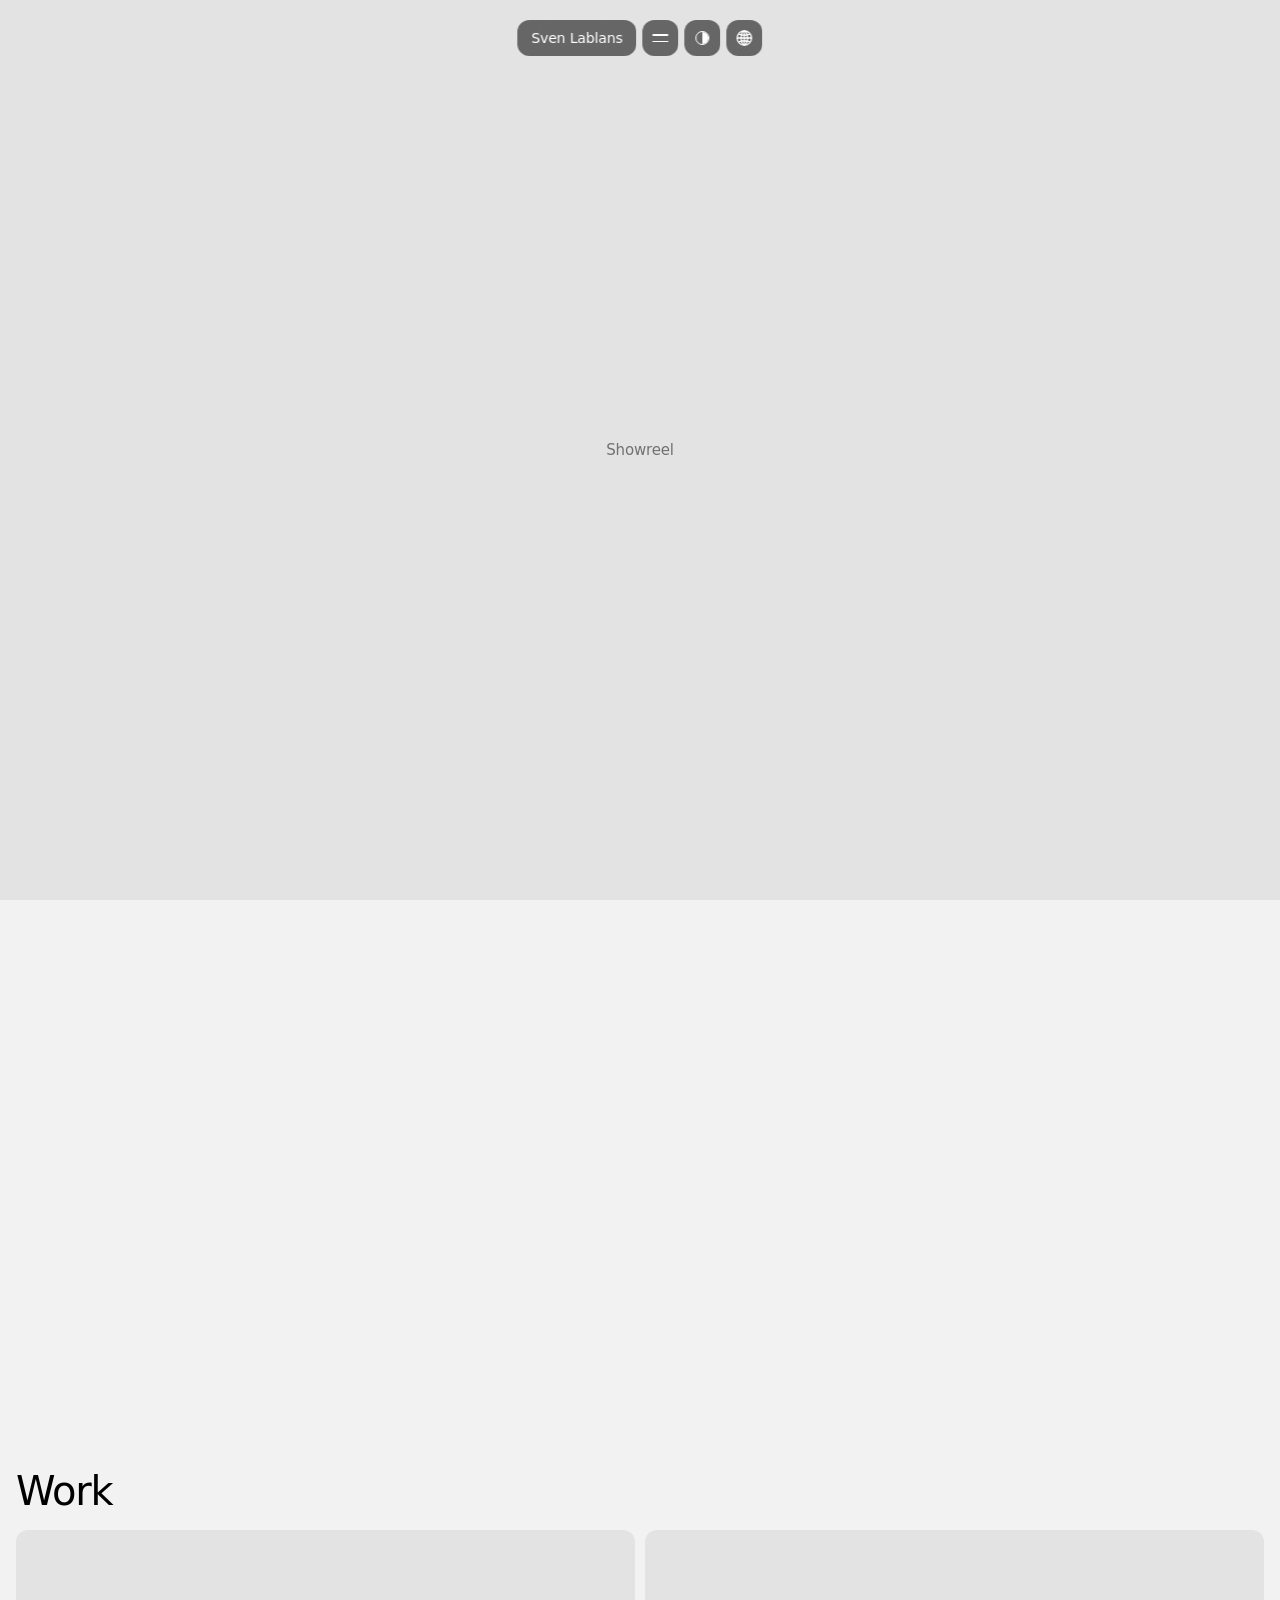
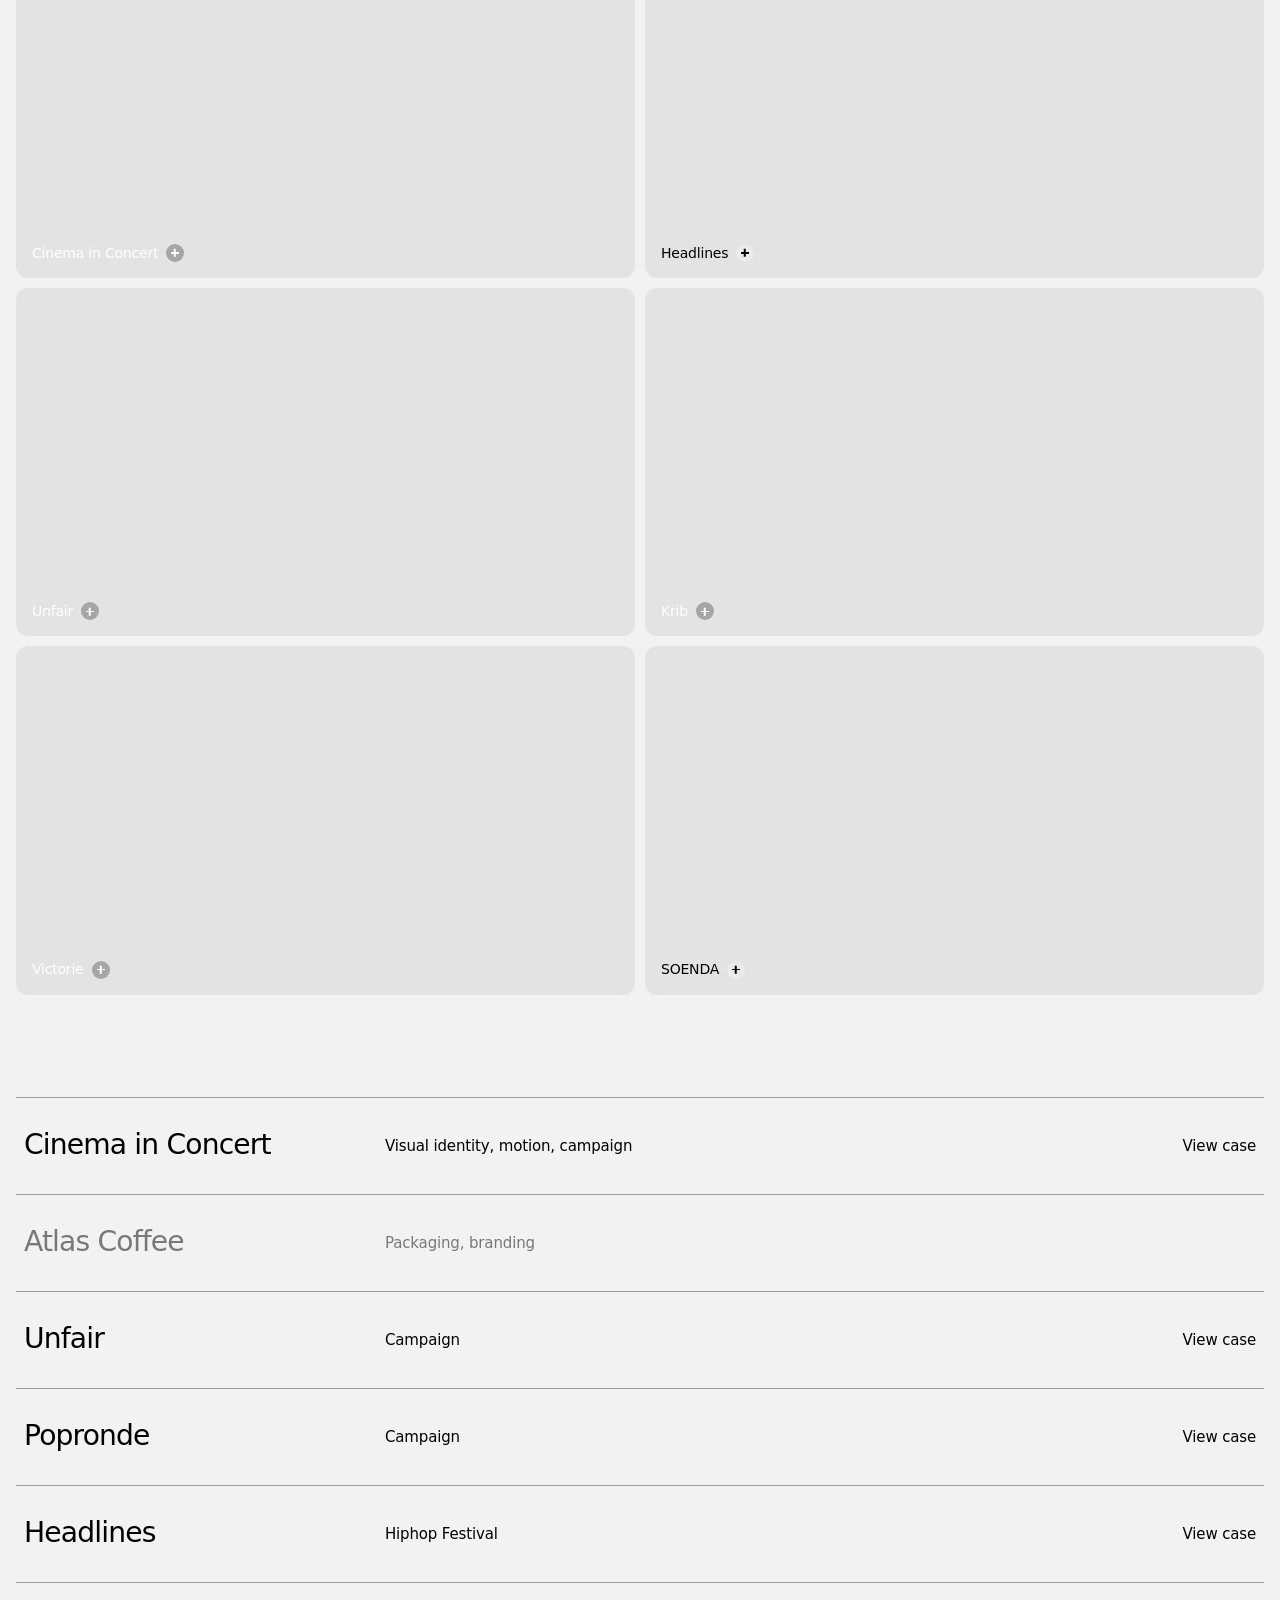
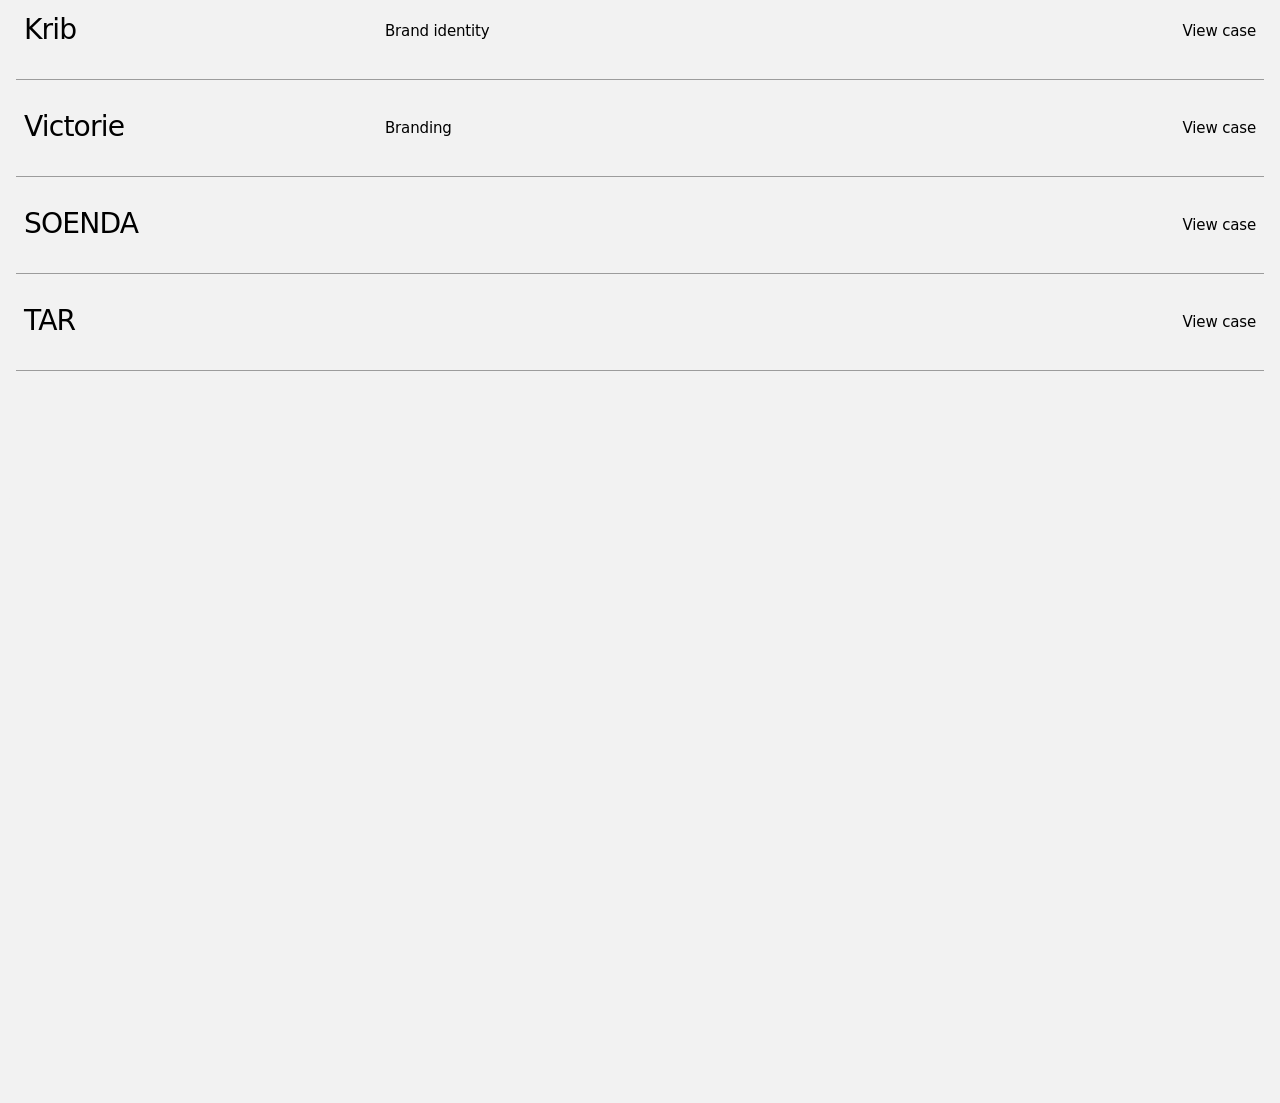
<file: index.html>
<!doctype html>
<html lang="en">
<head>
  <meta charset="utf-8">
  <meta name="viewport" content="width=device-width, initial-scale=1, viewport-fit=cover">
  <title>Sven Lablans</title>
  <link rel="preconnect" href="https://api.fontshare.com">
  <link rel="stylesheet" href="https://api.fontshare.com/v2/css?f[]=switzer@400,500,600&display=swap">
  <link rel="stylesheet" href="css/style.css">
</head>
<body data-page="home">
  <main></main>
  <script src="js/site.js"></script>
  <script src="js/projects.js"></script>
  <script src="js/main.js"></script>
</body>
</html>
</file>
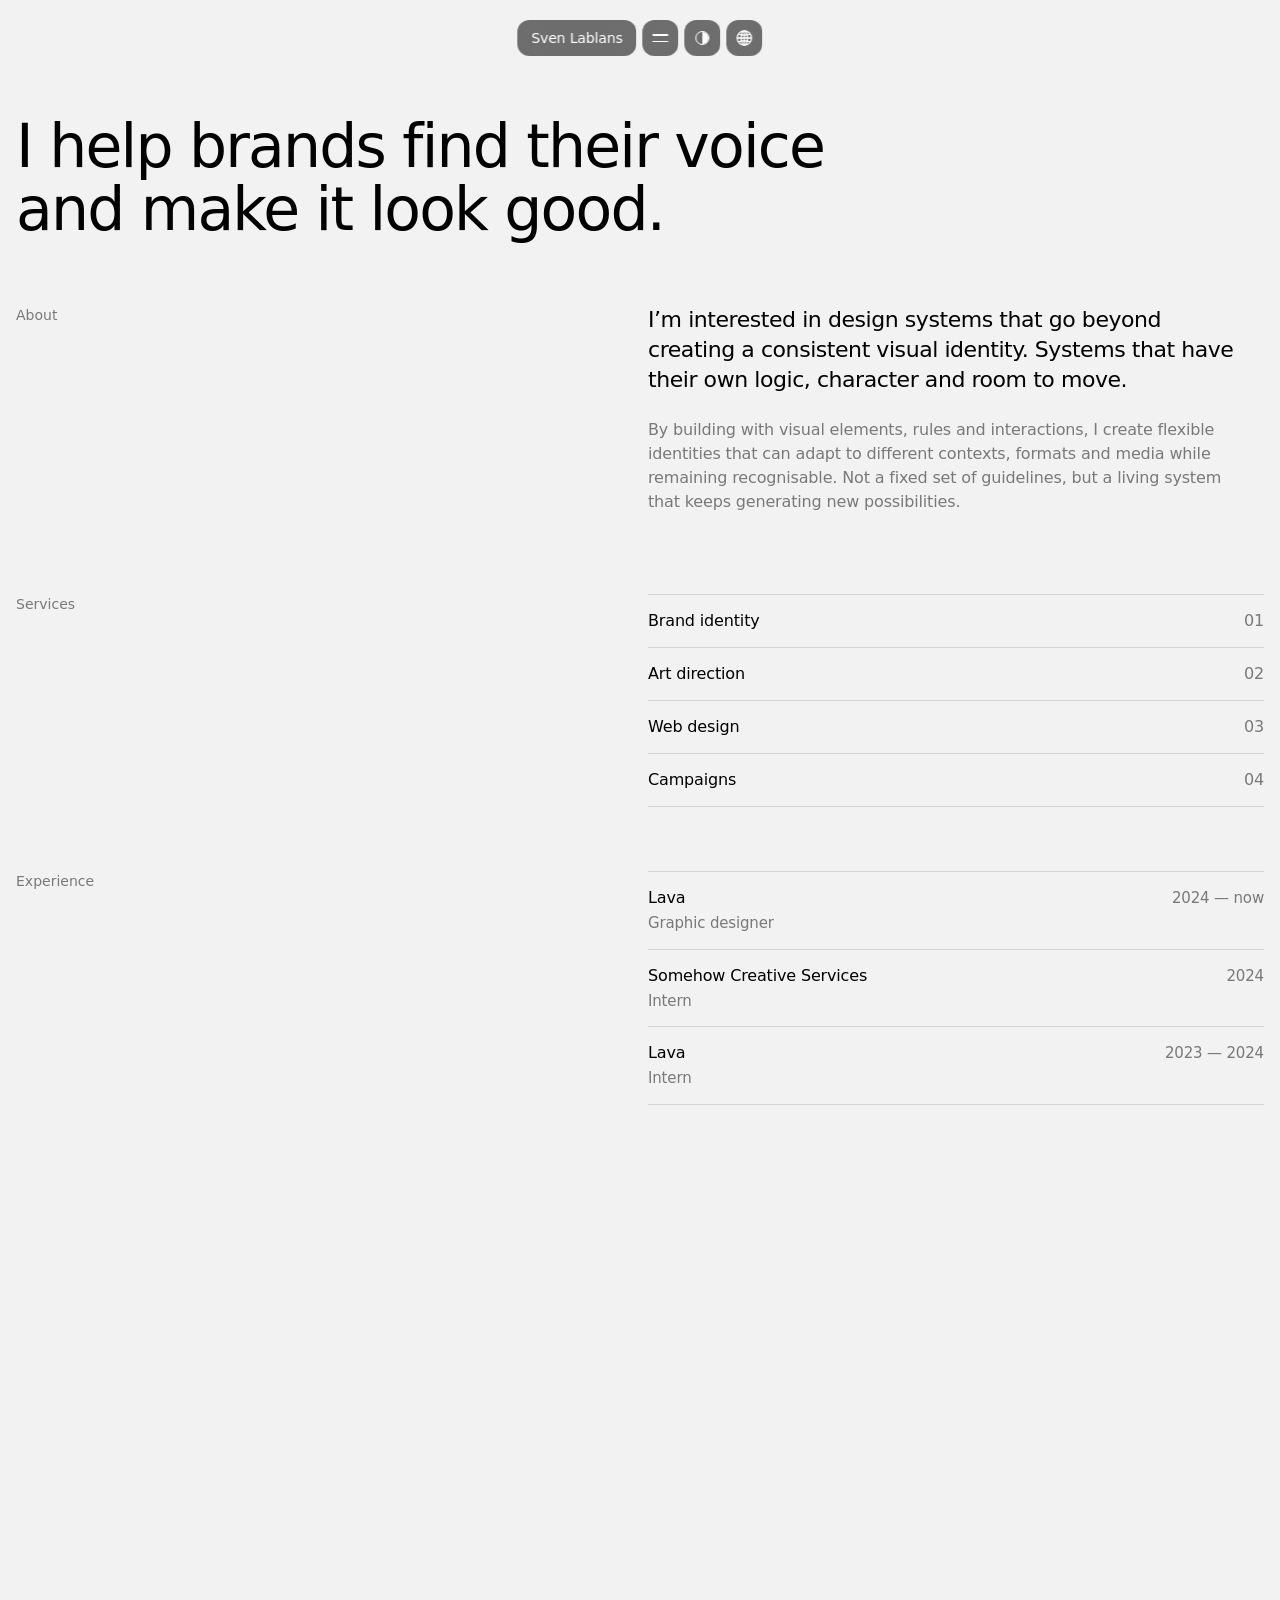
<file: about.html>
<!doctype html>
<html lang="en">
<head>
  <meta charset="utf-8">
  <meta name="viewport" content="width=device-width, initial-scale=1, viewport-fit=cover">
  <title>About</title>
  <link rel="preconnect" href="https://api.fontshare.com">
  <link rel="stylesheet" href="https://api.fontshare.com/v2/css?f[]=switzer@400,500,600&display=swap">
  <link rel="stylesheet" href="css/style.css">
</head>
<body data-page="about">
  <main></main>
  <script src="js/site.js"></script>
  <script src="js/projects.js"></script>
  <script src="js/main.js"></script>
</body>
</html>
</file>
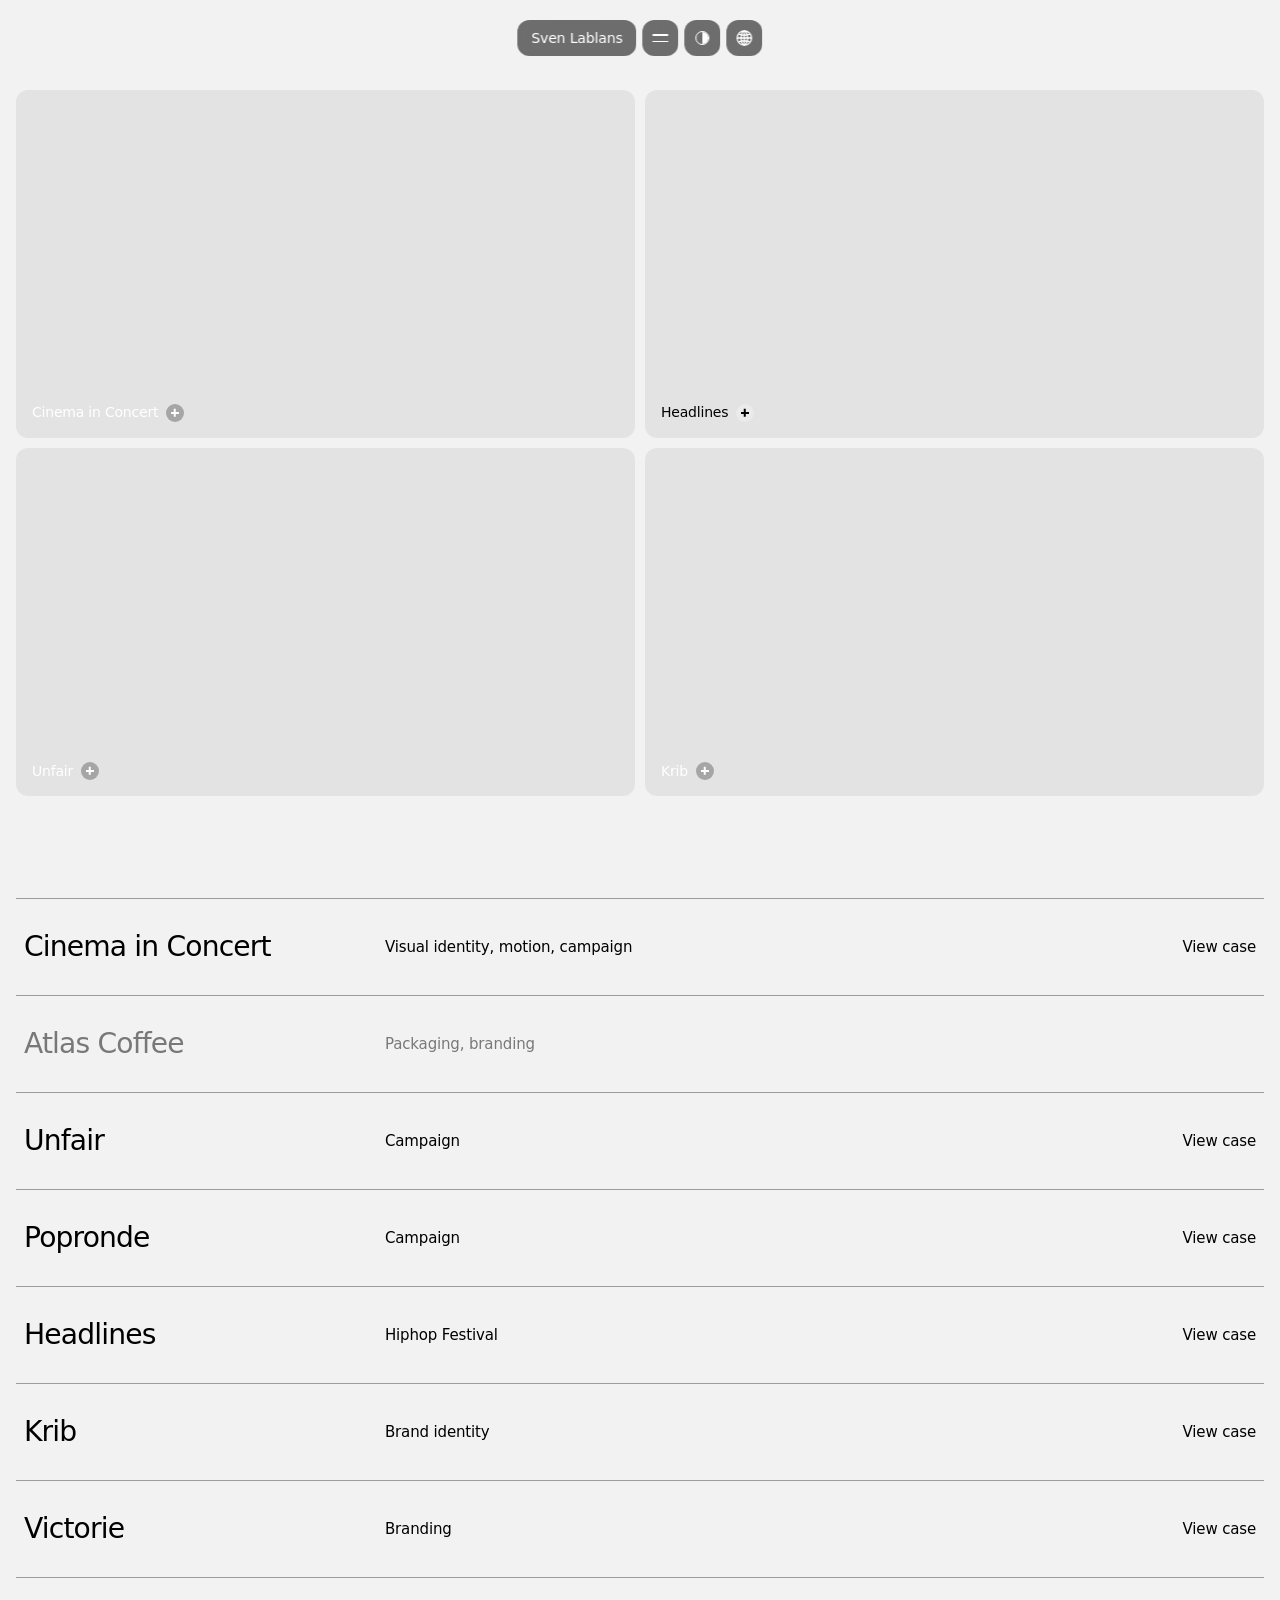
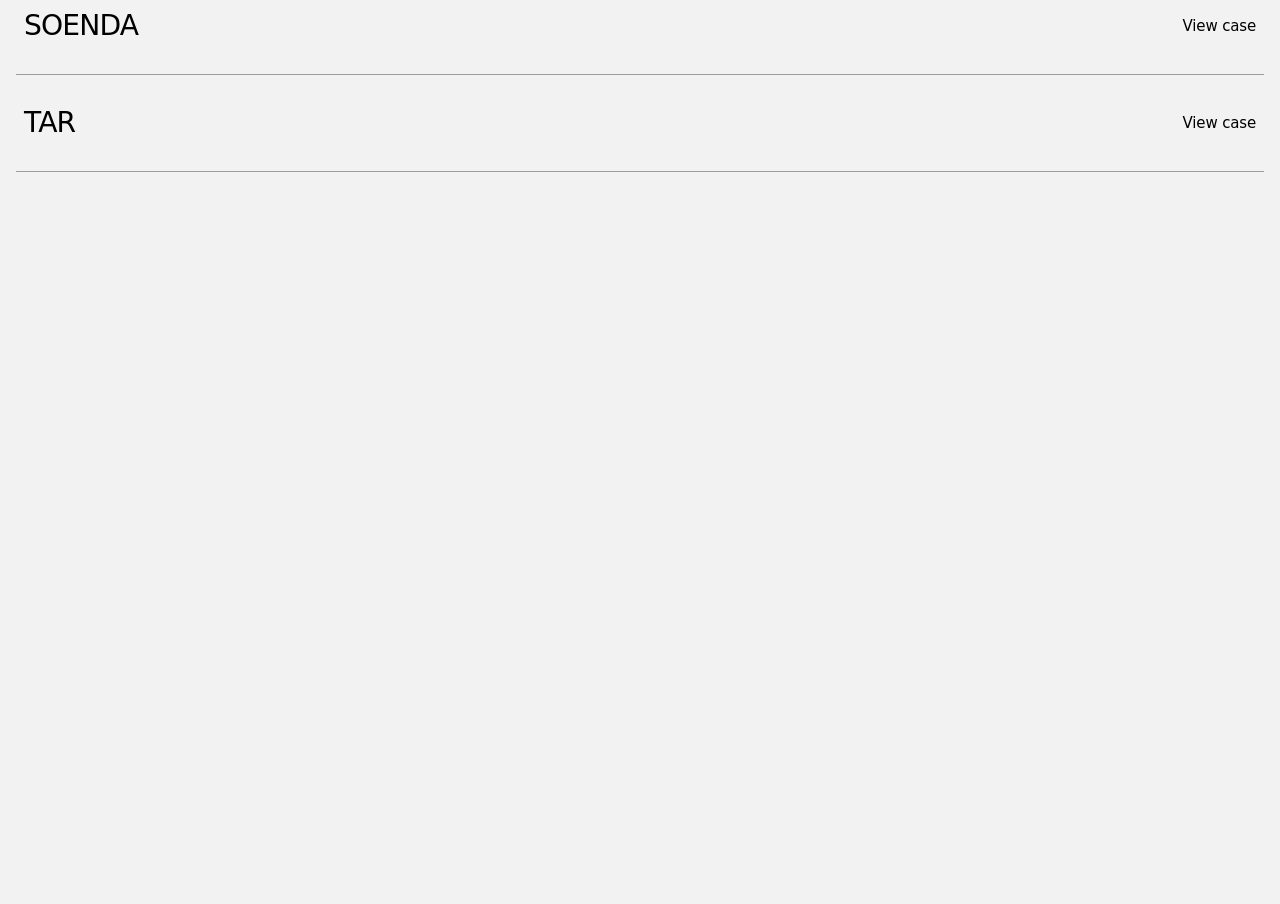
<file: cases.html>
<!doctype html>
<html lang="en">
<head>
  <meta charset="utf-8">
  <meta name="viewport" content="width=device-width, initial-scale=1, viewport-fit=cover">
  <title>Cases</title>
  <link rel="preconnect" href="https://api.fontshare.com">
  <link rel="stylesheet" href="https://api.fontshare.com/v2/css?f[]=switzer@400,500,600&display=swap">
  <link rel="stylesheet" href="css/style.css">
</head>
<body data-page="cases">
  <main></main>
  <script src="js/site.js"></script>
  <script src="js/projects.js"></script>
  <script src="js/main.js"></script>
</body>
</html>
</file>
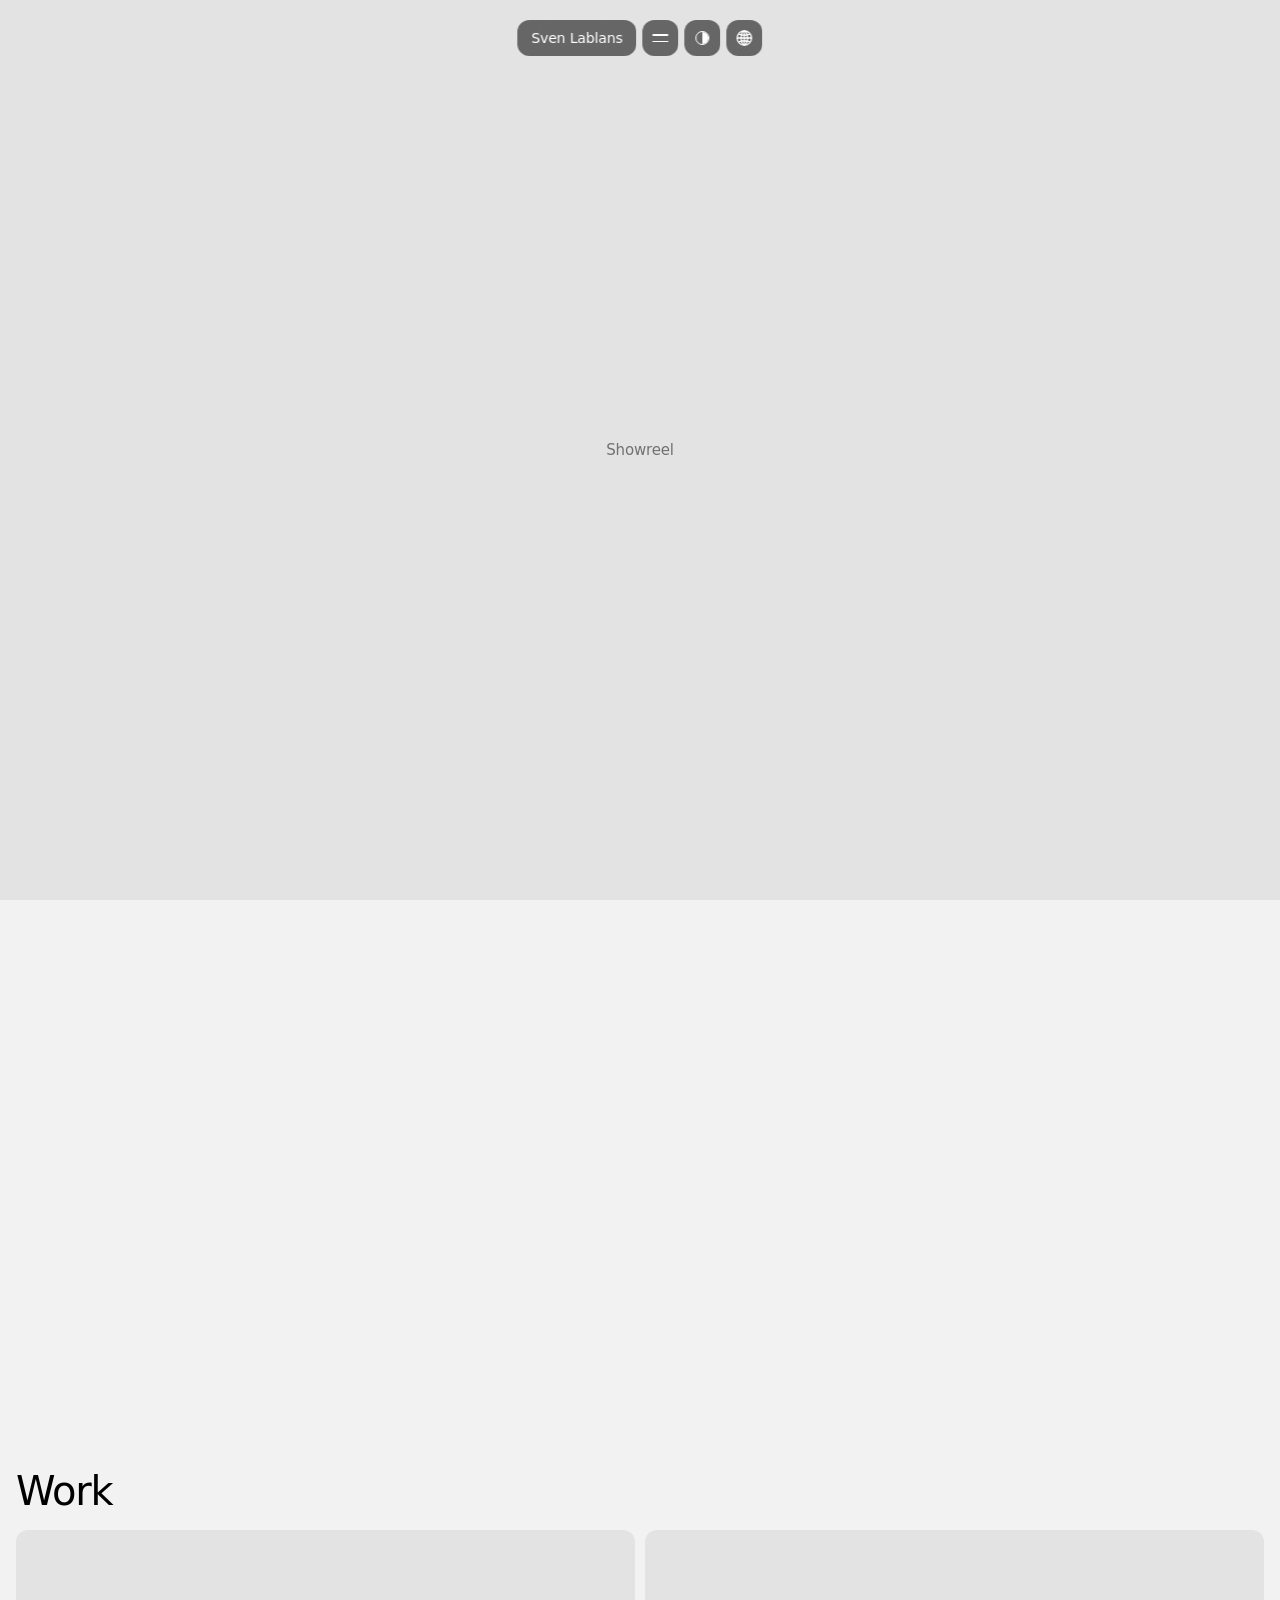
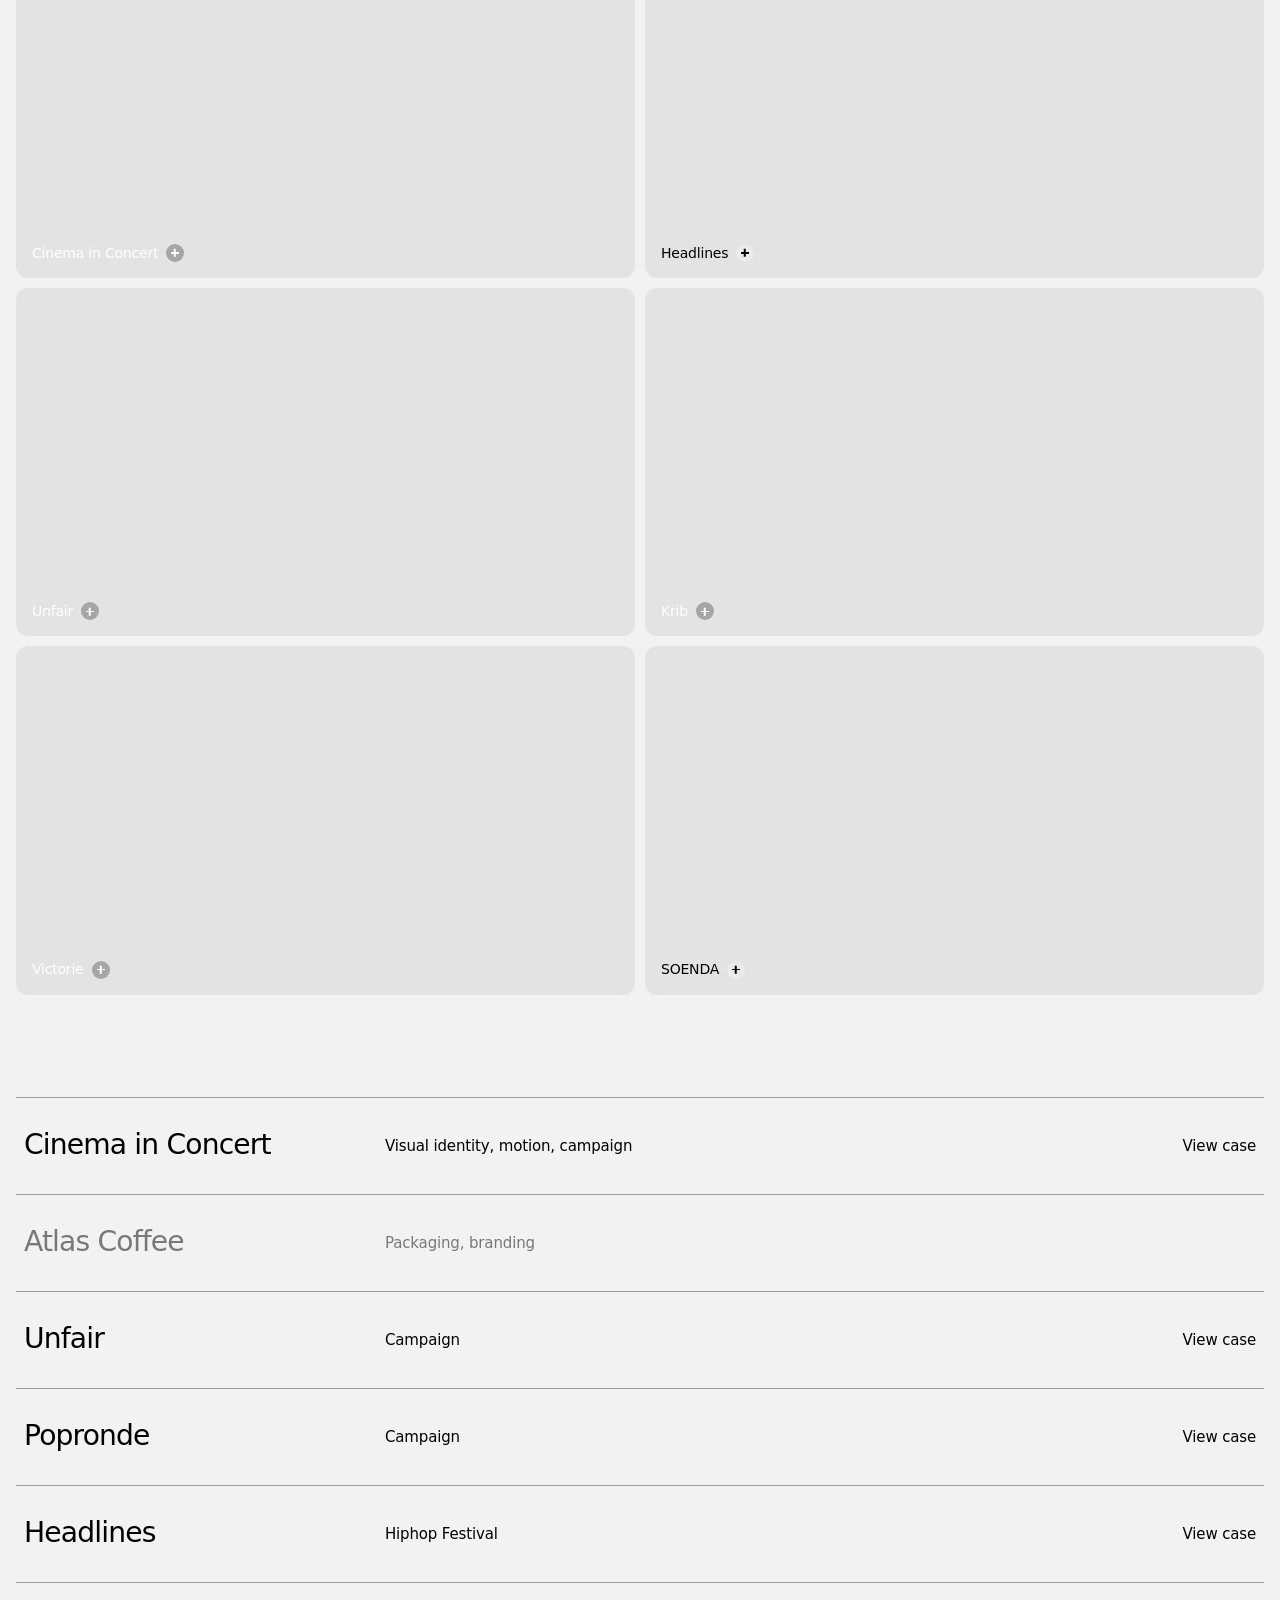
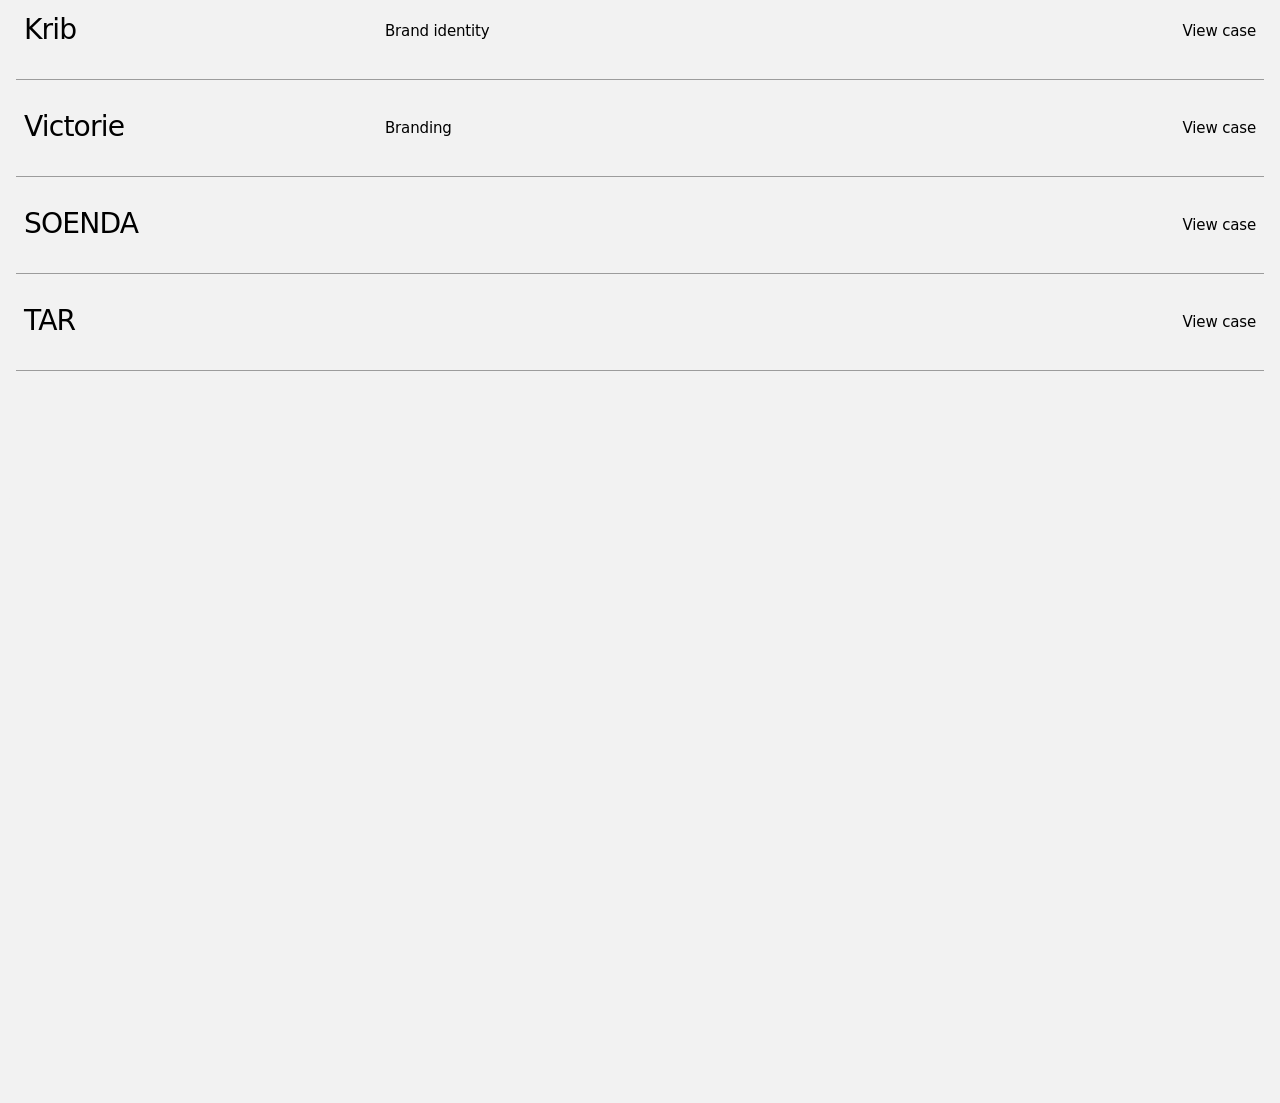
<file: contact.html>
<!doctype html>
<html lang="en">
<head>
  <meta charset="utf-8">
  <title>Contact</title>
  <meta http-equiv="refresh" content="0; url=index.html#contact">
  <link rel="canonical" href="index.html#contact">
  <script>location.replace("index.html#contact");</script>
</head>
<body><a href="index.html#contact">Contact</a></body>
</html>
</file>
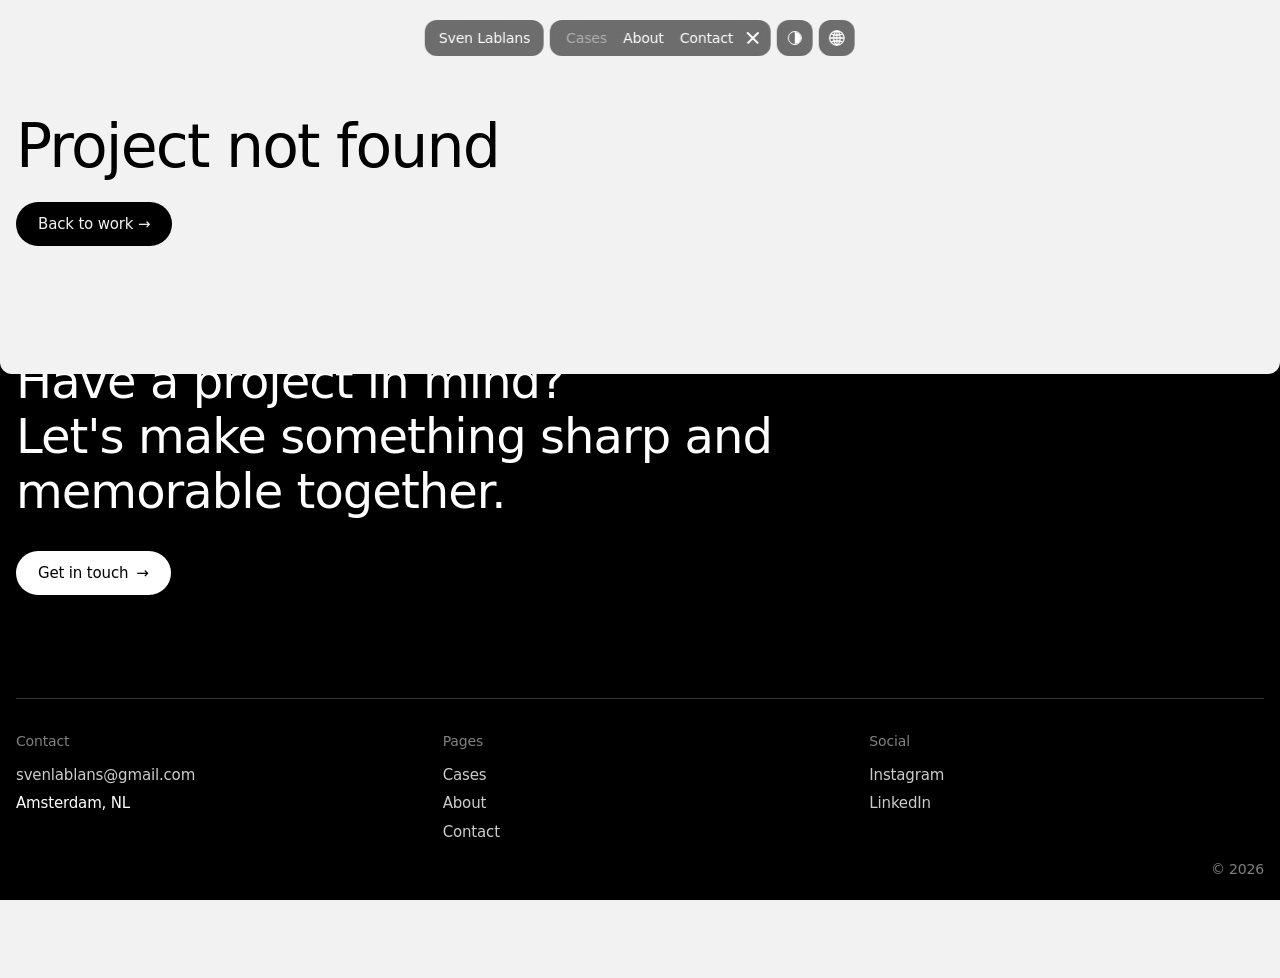
<file: project.html>
<!doctype html>
<html lang="en">
<head>
  <meta charset="utf-8">
  <meta name="viewport" content="width=device-width, initial-scale=1, viewport-fit=cover">
  <title>Project</title>
  <link rel="preconnect" href="https://api.fontshare.com">
  <link rel="stylesheet" href="https://api.fontshare.com/v2/css?f[]=switzer@400,500,600&display=swap">
  <link rel="stylesheet" href="css/style.css">
</head>
<body data-page="project">
  <main></main>
  <script src="js/site.js"></script>
  <script src="js/projects.js"></script>
  <script src="js/main.js"></script>
</body>
</html>
</file>
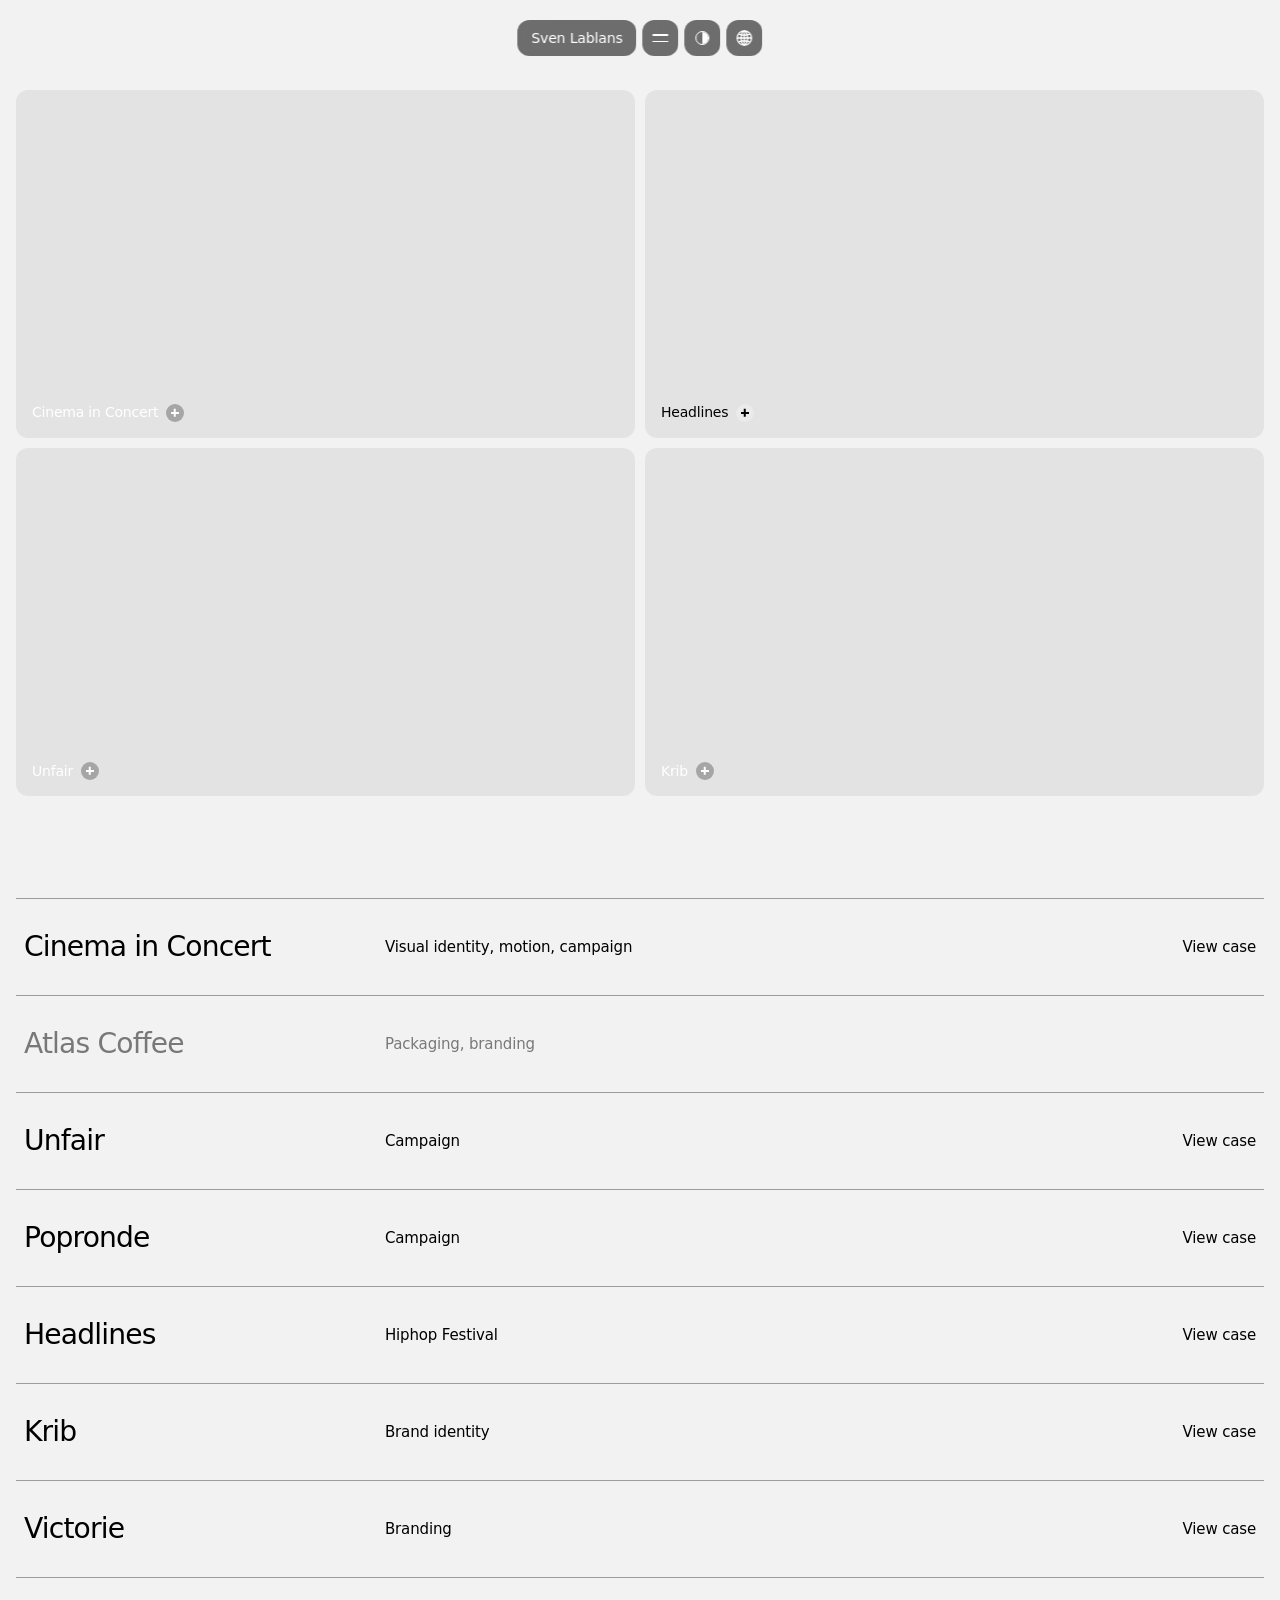
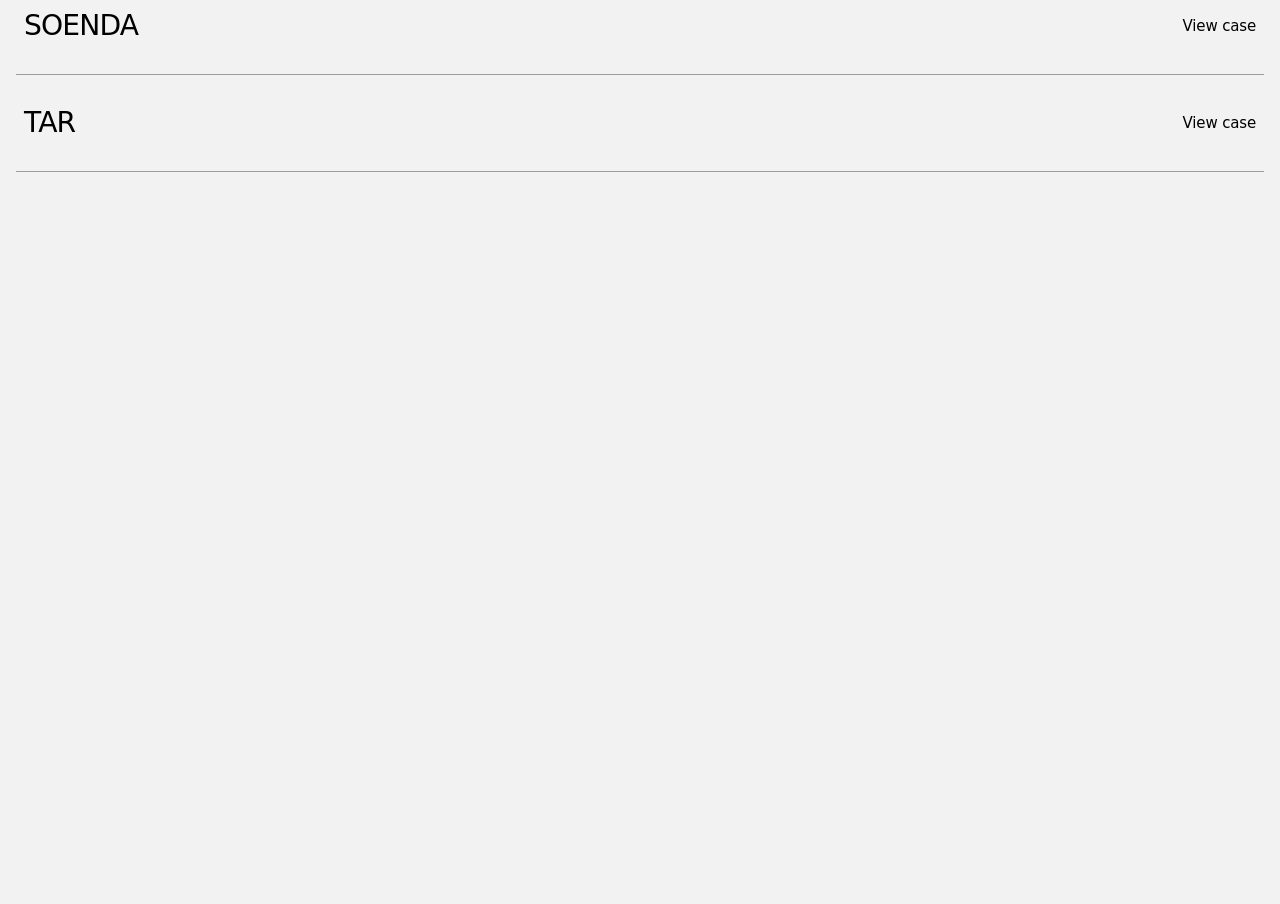
<file: work.html>
<!doctype html>
<html lang="en">
<head>
  <meta charset="utf-8">
  <title>Cases</title>
  <meta http-equiv="refresh" content="0; url=cases.html">
  <link rel="canonical" href="cases.html">
  <script>location.replace("cases.html" + location.hash);</script>
</head>
<body><a href="cases.html">Cases</a></body>
</html>
</file>
<file: css/style.css>
/* ===== Tokens ===== */
:root {
  --bg: #f2f2f2;
  --fg: #000000;
  --muted: rgba(0, 0, 0, 0.5);
  --line: rgba(0, 0, 0, 0.12);
  --soft: #e3e3e3;
  --font: "Switzer", "Inter", system-ui, -apple-system, sans-serif;
  --gutter: 16px;   /* space at the screen edges */
  --gap: 10px;      /* space between images */
  --max: 1920px;
  --ease: cubic-bezier(0.22, 1, 0.36, 1);
}

*, *::before, *::after { box-sizing: border-box; }
html { -webkit-text-size-adjust: 100%; }
body {
  margin: 0;
  background: var(--bg);
  color: var(--fg);
  font-family: var(--font);
  font-size: 16px;
  line-height: 1.5;
  letter-spacing: -0.01em;
  -webkit-font-smoothing: antialiased;
}
img { display: block; max-width: 100%; }
a { color: inherit; text-decoration: none; }
h1, h2, h3, p { margin: 0; }
h1, h2, h3 { font-weight: 500; letter-spacing: -0.03em; line-height: 1.05; }
h1 { font-size: clamp(38px, 5vw, 60px); }
h2 { font-size: clamp(28px, 3.4vw, 40px); }
h3 { font-size: 18px; letter-spacing: -0.02em; }
.lead { font-size: clamp(18px, 1.8vw, 22px); line-height: 1.35; letter-spacing: -0.02em; }
.muted { color: var(--muted); }
.label { font-size: 14px; font-weight: 500; letter-spacing: 0; color: var(--muted); margin-bottom: 12px; }

.container { width: 100%; max-width: var(--max); margin: 0 auto; padding: 0 var(--gutter); }
.section { padding-top: clamp(64px, 9vw, 140px); }

/* ===== Buttons & links ===== */
.btn {
  display: inline-flex; align-items: center; gap: 8px;
  height: 44px; padding: 0 22px;
  background: var(--fg); color: var(--bg);
  border-radius: 200px; font-size: 15px; font-weight: 500;
  transition: opacity 0.2s;
}
.btn:hover { opacity: 0.8; }
.btn span { transition: transform 0.3s var(--ease); }
.btn:hover span { transform: translateX(3px); }
.link { position: relative; font-size: 15px; font-weight: 500; }
.link::after {
  content: ""; position: absolute; left: 0; right: 0; bottom: -2px; height: 1px;
  background: currentColor; transform: scaleX(0); transform-origin: right; transition: transform 0.4s var(--ease);
}
.link:hover::after { transform: scaleX(1); transform-origin: left; }

/* ===== Floating glass menu (replaces the header bar) ===== */
.site-header { position: fixed; top: 20px; left: 50%; transform: translateX(-50%); z-index: 100; }
.fmenu {
  display: flex; flex-direction: row-reverse; align-items: center; /* button on the right, items open out to the left */
}
/* name and menu are two separate glass pills next to each other */
.fmenu-wrap { display: flex; align-items: flex-start; gap: 6px; }
.glass {
  color: #fff; border-radius: var(--card-radius); overflow: hidden;
  background: rgba(0, 0, 0, 0.55); -webkit-backdrop-filter: blur(14px); backdrop-filter: blur(14px); /* darker than the card plus so white text stays readable on the white page */
}
.fmenu-toggle {
  display: flex; align-items: center; justify-content: center; flex-shrink: 0; width: 36px; height: 36px;
  padding: 0; border: 0; background: none; color: inherit; cursor: pointer;
}
/* your name, left of the menu items (same small size) */
.fmenu-name { padding: 0 14px; font-size: 14px; font-weight: 500; letter-spacing: -0.01em; line-height: 36px; white-space: nowrap; transition: opacity 0.2s; }
.fmenu-name:hover { opacity: var(--hover-opacity, 0.4); }
/* menu icon: two lines that turn into a cross when open */
.burger { position: relative; width: 16px; height: 8px; }
.burger::before, .burger::after {
  content: ""; position: absolute; left: 0; width: 100%; height: 1.5px; background: #fff; border-radius: 1px;
  transition: transform 0.5s var(--ease), top 0.5s var(--ease);
}
.burger::before { top: 0; }
.burger::after { top: calc(100% - 1.5px); }
.fmenu-toggle:hover .burger::before { transform: translateY(-1px); }
.fmenu-toggle:hover .burger::after { transform: translateY(1px); }
.site-header.open .burger::before { top: calc(50% - 0.75px); transform: rotate(45deg); }
.site-header.open .burger::after { top: calc(50% - 0.75px); transform: rotate(-45deg); }
/* folds open sideways: width animates from 0 to auto via grid columns; the menu stays centred, so it grows to both sides */
.fmenu-list { display: grid; grid-template-columns: 0fr; transition: grid-template-columns 0.6s var(--ease); }
.site-header.open .fmenu-list { grid-template-columns: 1fr; }
.fmenu-inner { overflow: hidden; display: flex; align-items: center; gap: 16px; white-space: nowrap; min-width: 0; }
.fmenu-inner a {
  font-size: 14px; font-weight: 500; letter-spacing: -0.01em; line-height: 36px;
  opacity: 0; transform: translateX(8px);
  transition: opacity 0.4s var(--ease), transform 0.5s var(--ease);
}
.fmenu-inner a:first-child { margin-left: 16px; }
.fmenu-inner a:last-child { margin-right: 2px; }
.site-header.open .fmenu-inner a { opacity: 1; transform: none; transition-delay: calc(0.12s + var(--i) * 0.05s); }
.fmenu-inner a:hover, .site-header.open .fmenu-inner a:hover { opacity: var(--hover-opacity, 0.4); transition-delay: 0s; }
/* the page you're on is shown in grey */
.site-header.open .fmenu-inner a.active { opacity: 0.45; }

/* ===== Hero ===== */
.hero { padding-top: clamp(64px, 12vw, 180px); padding-bottom: clamp(48px, 7vw, 100px); }
.hero h1 { max-width: 900px; }
.hero-bottom { display: flex; justify-content: space-between; align-items: flex-end; gap: 32px; margin-top: 40px; flex-wrap: wrap; }
.hero-bottom .lead { max-width: 542px; color: var(--muted); }

/* ===== Section head ===== */
.section-head { display: flex; justify-content: space-between; align-items: baseline; gap: 16px; margin-bottom: 32px; }
.count { color: var(--muted); font-size: 0.5em; vertical-align: super; margin-left: 4px; }

/* ===== Project grid ===== */
.grid { display: grid; grid-template-columns: repeat(2, 1fr); gap: 22px var(--gap); }
@media (max-width: 760px) { .grid { grid-template-columns: 1fr; gap: 22px; } }
.card { display: block; }
.card-media { aspect-ratio: 16 / 9; overflow: hidden; background: var(--soft); }
.card-media img, .card-media .img-placeholder {
  width: 100%; height: 100%; object-fit: cover;
  transition: transform 0.9s var(--ease);
}
.card:hover .card-media img, .card:hover .card-media .img-placeholder { transform: scale(1.04); }
.card-meta { display: flex; justify-content: space-between; align-items: baseline; gap: 16px; margin-top: 8px; }
.card-meta h3 { font-size: 14px; font-weight: 500; letter-spacing: -0.01em; }
.card-meta .muted { font-size: 13px; text-align: right; }

.img-placeholder {
  display: flex; align-items: center; justify-content: center;
  background: var(--soft); color: var(--muted); font-size: 15px;
}

/* ===== Project page ===== */
.project-hero {
  display: grid; grid-template-columns: repeat(3, 1fr); gap: 32px var(--gutter); align-items: end;
  padding-top: clamp(64px, 9vw, 120px); padding-bottom: clamp(32px, 4vw, 48px);
}
.project-title { grid-column: 1 / 3; }
.project-title h1, .project-tagline { font-size: clamp(38px, 4.2vw, 60px); font-weight: 500; letter-spacing: -0.035em; line-height: 1.02; }
.project-tagline { color: var(--faint); }
.project-meta { grid-column: 3; margin: 0; font-size: 15px; line-height: 1.5; }
.project-meta div { display: flex; gap: 6px; }
.project-meta dt { color: var(--muted); }
.project-meta dd { margin: 0; }
.project-cover { aspect-ratio: 16 / 9; overflow: hidden; background: var(--soft); }
.project-cover img, .project-cover .img-placeholder { width: 100%; height: 100%; object-fit: cover; }

.statement { padding-top: clamp(72px, 10vw, 160px); padding-bottom: clamp(72px, 10vw, 160px); }
.statement-text { max-width: 1100px; font-size: clamp(28px, 3.6vw, 52px); font-weight: 500; letter-spacing: -0.035em; line-height: 1.08; }
.statement-text.words span { opacity: 0.12; transition: opacity 0.6s var(--ease); transition-delay: calc(var(--w) * 45ms); }
.statement.in .statement-text.words span { opacity: 1; }

.media-grid { display: grid; grid-template-columns: 1fr 1fr; gap: var(--gap); }
.media { overflow: hidden; background: var(--soft); }
.media.half { aspect-ratio: 3 / 4; }
.media.full { grid-column: 1 / -1; aspect-ratio: 16 / 9; }
.media img, .media .img-placeholder { width: 100%; height: 100%; object-fit: cover; }

.project-details { display: grid; grid-template-columns: repeat(3, 1fr); gap: var(--gutter); padding-top: clamp(48px, 6vw, 80px); }
.details-col { grid-column: 3; font-size: 15px; line-height: 1.45; }
.details-label { font-size: 14px; font-weight: 500; letter-spacing: 0; color: var(--muted); margin-bottom: 8px; }
.details-col .para p { margin-bottom: 16px; }
.credits-label { margin-top: 40px; }
.credits { margin: 0; }
.credits div { display: flex; flex-wrap: wrap; gap: 0; padding: 1px 0; }
.credits dt { color: var(--muted); }
.credits .colon { color: var(--muted); margin-right: 5px; }
.credits dd { margin: 0; }

.grid-3 { grid-template-columns: repeat(3, 1fr); gap: 22px var(--gap); }

@media (max-width: 1000px) {
  .project-hero { grid-template-columns: 1fr; }
  .project-title, .project-meta { grid-column: 1; }
  .project-details { grid-template-columns: 1fr 1fr; }
  .details-col { grid-column: 2; }
  .grid-3 { grid-template-columns: 1fr 1fr; }
}
@media (max-width: 760px) {
  .media-grid { grid-template-columns: 1fr; }
  .project-details { grid-template-columns: 1fr; }
  .details-col { grid-column: 1; }
  .grid-3 { grid-template-columns: 1fr; }
}

/* ===== Text pages ===== */
.page-head { padding-top: clamp(56px, 9vw, 140px); }
.page-head h1 { max-width: 900px; }
.two-col { display: grid; grid-template-columns: 1fr 1fr; gap: 40px var(--gutter); padding-top: 64px; }
@media (max-width: 760px) { .two-col { grid-template-columns: 1fr; } }
.two-col p { margin-bottom: 16px; max-width: 600px; }
.list { list-style: none; margin: 0; padding: 0; }
.list li { display: flex; justify-content: space-between; gap: 16px; padding: 14px 0; border-bottom: 1px solid var(--line); }
.list li:first-child { border-top: 1px solid var(--line); }
.big-link { font-size: clamp(28px, 4vw, 52px); font-weight: 500; letter-spacing: -0.03em; word-break: break-word; }

/* ===== Footer ===== */
.site-footer { overflow: clip; background: var(--footer-bg); color: var(--footer-fg); padding: clamp(40px, 4.5vw, 64px) 0 20px; }
.cta { display: flex; flex-direction: column; align-items: flex-start; gap: 32px; max-width: 900px; }
.cta-text { font-size: clamp(28px, 4vw, 48px); font-weight: 500; letter-spacing: -0.03em; line-height: 1.1; }
.site-footer .btn { background: var(--footer-fg); color: var(--footer-bg); }
.footer-grid { display: grid; grid-template-columns: repeat(3, 1fr); gap: 32px; margin-top: clamp(64px, 8vw, 120px); padding-top: 32px; border-top: 1px solid rgba(255, 255, 255, 0.2); }
@media (max-width: 640px) { .footer-grid { grid-template-columns: 1fr 1fr; } }
.footer-grid > div { display: flex; flex-direction: column; gap: 6px; font-size: 15px; }
.footer-grid a { opacity: 0.8; transition: opacity 0.2s; width: fit-content; }
.footer-grid a:hover { opacity: 1; }
.footer-label { color: rgba(255, 255, 255, 0.5); font-size: 14px; margin-bottom: 6px; }
.footer-bottom { display: flex; flex-wrap: wrap; justify-content: space-between; align-items: flex-end; gap: 16px; margin-top: 16px; font-size: 14px; color: rgba(255, 255, 255, 0.5); }
.footer-bottom > span:last-child { white-space: nowrap; margin-left: auto; }
.footer-name { font-size: clamp(48px, 9.5vw, 150px); font-weight: 600; letter-spacing: -0.05em; line-height: 0.9; color: var(--bg); }

/* ===== Case list (homepage, under the images) ===== */
.case-section { padding-top: clamp(64px, 8vw, 120px); }
.case-list { list-style: none; margin: 0; padding: 0; border-bottom: 1px solid var(--line); }
.case { border-top: 1px solid var(--line); }
.case-row {
  display: grid; grid-template-columns: 28% 1fr auto; align-items: center; gap: var(--gutter);
  min-height: 96px; padding: 20px 8px;
}
.case-name { font-size: clamp(22px, 2.2vw, 32px); font-weight: 500; letter-spacing: -0.03em; line-height: 1.1; }
.case-services { font-size: 15px; font-weight: 500; letter-spacing: -0.01em; }
.case-action { font-size: 15px; font-weight: 500; justify-self: end; white-space: nowrap; }
.case.is-muted { color: var(--muted); }
@media (max-width: 760px) {
  .case-row { grid-template-columns: 1fr auto; row-gap: 4px; min-height: 0; padding: 18px 0; }
  .case-services { grid-row: 2; grid-column: 1 / -1; }
  .case-end { grid-row: 1; grid-column: 2; }
}

/* ===== Reveal animation ===== */
/* Elements fade in one after another; js/main.js sets each one's delay (--reveal-step). */
:root { --reveal-ease: cubic-bezier(0.06, 0.82, 0, 1); --reveal-time: 1.2s; }
.reveal {
  opacity: 0; transform: translateY(32px);
  transition: opacity var(--reveal-time) var(--reveal-ease), transform var(--reveal-time) var(--reveal-ease);
}
.reveal.in { opacity: 1; transform: none; }
.reveal.done { will-change: auto; }@media (prefers-reduced-motion: reduce) {
  .reveal { opacity: 1; transform: none; transition: none; }
  * { transition-duration: 0s !important; transition-delay: 0s !important; }
}

/* ===== Extra page bits ===== */
.about-image { margin-top: 64px; }
.about-image img, .about-image .img-placeholder { width: 100%; aspect-ratio: 16 / 9; object-fit: cover; }
.about-body, .contact-text { margin-top: 24px; }

/* ===== Rounded image corners ===== */
:root { --radius: 6px; }
.card-media, .project-cover, .media, .about-image img, .about-image .img-placeholder, .img-placeholder {
  border-radius: var(--radius);
  overflow: hidden;
}

/* ===== Homepage (starts directly with the work) ===== */
.home-work { padding-top: clamp(48px, 7vw, 96px); }

/* ===== Videos behave like images ===== */
video { display: block; max-width: 100%; }
.card-media video, .project-cover video, .media video, .about-image video {
  width: 100%; height: 100%; object-fit: cover; transition: transform 0.9s var(--ease);
}
.card:hover .card-media video { transform: scale(1.04); }
.about-image video { aspect-ratio: 16 / 9; border-radius: var(--radius); }

/* ===== Fixed media formats: landscape 1920×1080 (16:9) or portrait 1080×1440 (3:4) ===== */
.card-media, .project-cover, .media.full, .about-image img, .about-image video, .about-image .img-placeholder { aspect-ratio: 16 / 9; }
.media.half { aspect-ratio: 3 / 4; }

/* ===== Gallery: shape-aware layout ===== */
.media.lone.left { grid-column: 1; }
.media.lone.right { grid-column: 2; }
@media (max-width: 760px) { .media.lone.left, .media.lone.right { grid-column: 1; } }

/* ===== Project cards & case list in the style of somehow.nl/cases ===== */
:root { --card-radius: 12px; --hover-opacity: 0.4; }
.grid { gap: 10px; }
.card-media { position: relative; aspect-ratio: 16 / 9; border-radius: var(--card-radius); } /* 1920×1080 */

/* image settles from a slight zoom while the card fades in; no zoom on hover */
.card-media img, .card-media video, .card-media .img-placeholder { transform: scale(1.05); transition: transform 1.8s var(--reveal-ease); }
.card.in .card-media img, .card.in .card-media video, .card.in .card-media .img-placeholder { transform: none; }
.card:hover .card-media img, .card:hover .card-media video, .card:hover .card-media .img-placeholder { transform: none; }

/* title + round plus button, bottom left; white by default, black for light images */
.card .card-meta {
  position: absolute; left: 16px; bottom: 16px; z-index: 1; margin: 0;
  display: flex; align-items: center; gap: 8px; color: #fff;
}
.card--dark .card-meta { color: #000; }
.card .card-meta h3 { font-size: 14px; font-weight: 500; letter-spacing: -0.015em; transition: opacity 0.4s; }
.plus {
  position: relative; flex-shrink: 0; width: 30px; height: 30px; border-radius: 100px;
  background: rgba(0, 0, 0, 0.27); -webkit-backdrop-filter: blur(2px); backdrop-filter: blur(2px);
  transition: transform 0.4s var(--ease);
}
.card--dark .plus { background: rgba(255, 255, 255, 0.27); }
.plus::before, .plus::after {
  content: ""; position: absolute; top: calc(50% - 1px); left: calc(50% - 5px); width: 10px; height: 2px; background: #fff;
}
.card--dark .plus::before, .card--dark .plus::after { background: #000; }
.plus::after { transform: rotate(90deg); }
.card:hover .card-meta h3 { opacity: var(--hover-opacity); transition-duration: 0.2s; }
.plus::before, .plus::after { transition: transform 0.4s var(--ease); }
.card:hover .plus::before { transform: scale(1.4); transition-duration: 0.2s; }
.card:hover .plus::after { transform: rotate(90deg) scale(1.4); transition-duration: 0.2s; }

/* case list: grey rules, rows without a case at half opacity, linked rows fade on hover */
.case-list { border-bottom-color: var(--rule); }
.case { border-top-color: var(--rule); }
.case.is-muted .case-row > * { opacity: 0.5; }
.case.is-muted { color: inherit; }
.case-name, .case-services, .case-action { transition: opacity 0.4s; }
.case.is-muted .case-row > * { opacity: 0.5; }
a.case-row:hover .case-name, a.case-row:hover .case-services, a.case-row:hover .case-action { opacity: var(--hover-opacity); transition-duration: 0.2s; }

/* ===== Footer call to action: first sentence on its own line, regular weight ===== */
.cta-text { font-weight: 400; letter-spacing: -0.02em; line-height: 1.15; max-width: 760px; }
.cta-first { display: block; }

/* ===== Homepage intro: showreel fills the screen, settles into a full-width 16:9 block on scroll ===== */
.home-intro { position: relative; z-index: 2; }
.intro-sticky { position: sticky; top: 0; background: var(--bg); }
.intro-a { position: absolute; top: 0; left: 0; }
/* the showreel: not a case, no title, not clickable */
.showreel { overflow: hidden; border-radius: var(--card-radius); background: var(--soft); }
.showreel video, .showreel img, .showreel .img-placeholder { width: 100%; height: 100%; object-fit: cover; border-radius: 0; }
.home-reel-edit .showreel { aspect-ratio: 16 / 9; margin-top: 16px; }
.home-work.after-intro { padding-top: 0; position: relative; z-index: 1; }

/* ===== Experience (About): company first, role below in grey, years on the right ===== */
.exp-list li { align-items: baseline; }
.exp-main { display: flex; flex-direction: column; gap: 2px; }
.exp-company { font-weight: 500; }
.exp-company:empty { display: none; }
.exp-role { color: var(--muted); font-size: 15px; }
.exp-years { color: var(--muted); font-size: 15px; font-variant-numeric: tabular-nums; white-space: nowrap; }

/* Contact page: tighter line spacing for the short text under the email */
.contact-text { line-height: 1.3; }

/* Contact in the menu scrolls smoothly down to the footer */
html { scroll-behavior: smooth; }

/* Footer is revealed from behind: the page (main) scrolls up over it like a curtain */
main { position: relative; z-index: 1; background: var(--bg); padding-bottom: clamp(80px, 10vw, 160px);
  border-radius: 0 0 var(--card-radius) var(--card-radius); /* rounded bottom edge over the footer */ }
.site-footer { position: sticky; bottom: 0; z-index: 0;
  /* tuck the footer 12px under the page so the black stays visible in the rounded corners, also at the very end */
  margin-top: calc(var(--card-radius) * -1); padding-top: calc(clamp(40px, 4.5vw, 64px) + var(--card-radius)); }

/* Case list hover: a rounded thumbnail fades in on the right, next to "View case" (nothing moves) */
.case-end { position: relative; display: flex; align-items: center; justify-content: flex-end; justify-self: end; }
.case-thumb {
  position: absolute; right: calc(100% + 80px); top: 50%; transform: translateY(-50%);
  width: 128px; height: 72px; overflow: hidden; border-radius: 8px; pointer-events: none;
  opacity: 0; transition: opacity 0.4s var(--ease);
}
.case-thumb img, .case-thumb video { width: 100%; height: 100%; max-width: none; object-fit: cover; }
a.case-row:hover .case-thumb { opacity: 1; transition-duration: 0.5s; }
@media (hover: none) { .case-thumb { display: none; } }

/* ===== Dark mode ===== */
/* Light values for the extra tokens */
:root { --footer-bg: #000000; --footer-fg: #ffffff; --faint: rgba(0, 0, 0, 0.3); --rule: #9c9c9c; color-scheme: light; }
/* Dark: follows the computer's setting, unless the visitor picked light/dark with the switch in the menu */
@media (prefers-color-scheme: dark) {
  :root:not([data-theme="light"]) {
    --bg: #121212; --fg: #f2f2f2; --muted: rgba(255, 255, 255, 0.5); --line: rgba(255, 255, 255, 0.14);
    --soft: #1f1f1f; --faint: rgba(255, 255, 255, 0.3); --rule: #3a3a3a;
    --footer-bg: #080808; --footer-fg: #ffffff; color-scheme: dark;
  }
}
:root[data-theme="dark"] {
  --bg: #121212; --fg: #f2f2f2; --muted: rgba(255, 255, 255, 0.5); --line: rgba(255, 255, 255, 0.14);
  --soft: #1f1f1f; --faint: rgba(255, 255, 255, 0.3); --rule: #3a3a3a;
  --footer-bg: #080808; --footer-fg: #ffffff; color-scheme: dark;
}
body, main, .intro-sticky { transition: background-color 0.4s var(--ease), color 0.4s var(--ease); }

/* Light/dark switch: a small glass button next to the menu */
.theme-toggle {
  display: flex; align-items: center; justify-content: center; width: 36px; height: 36px; padding: 0; border: 0; cursor: pointer;
}
.theme-icon { position: relative; width: 14px; height: 14px; border-radius: 50%; border: 1.5px solid #fff; overflow: hidden; transition: transform 0.6s var(--ease); }
.theme-icon::after { content: ""; position: absolute; top: 0; right: 0; width: 50%; height: 100%; background: #fff; }
.theme-toggle:hover .theme-icon { transform: rotate(180deg); }
/* glass buttons: lighter tint in dark mode so they stand out from the dark page */
:root[data-theme="dark"] .glass { background: rgba(255, 255, 255, 0.14); }
@media (prefers-color-scheme: dark) { :root:not([data-theme="light"]) .glass { background: rgba(255, 255, 255, 0.14); } }

/* ===== Globe: all images on a turning 3D sphere ===== */
.planet-toggle { display: flex; align-items: center; justify-content: center; width: 36px; height: 36px; padding: 0; border: 0; cursor: pointer; color: #fff; }
.planet-toggle svg { transition: transform 0.6s var(--ease); }
.planet-toggle:hover svg { transform: rotate(-20deg); }
html.planet-open { overflow: hidden; }
.planet {
  position: fixed; inset: 0; z-index: 200; background: var(--bg);
  opacity: 0; transition: opacity 0.5s var(--ease); cursor: grab; touch-action: none; user-select: none;
}
.planet.in { opacity: 1; }
.planet.dragging { cursor: grabbing; }
.planet-stage { position: absolute; inset: 0; perspective: 1400px; }
.planet-globe { position: absolute; left: 50%; top: 50%; transform-style: preserve-3d; }
.planet-item {
  position: absolute; left: 0; top: 0; display: block; overflow: hidden; border-radius: 6px; background: var(--soft);
  backface-visibility: hidden; -webkit-backface-visibility: hidden;
  opacity: 0; transition: opacity 0.8s var(--ease) var(--d);
}
.planet.in .planet-item { opacity: 1; }
.planet-item img, .planet-item video { width: 100%; height: 100%; object-fit: cover; pointer-events: none; -webkit-user-drag: none; }
.planet-item:hover { outline: 2px solid var(--fg); outline-offset: 2px; }
.planet-close {
  position: absolute; top: 20px; left: 50%; transform: translateX(-50%); z-index: 2;
  width: 36px; height: 36px; padding: 0; border: 0; cursor: pointer; font: inherit; font-size: 22px; line-height: 36px;
}

/* Homepage: space between the showreel and the cases, with a "Work" heading */
.home-work.after-intro { padding-top: clamp(80px, 10vw, 160px); }
.work-title { font-size: clamp(28px, 3.4vw, 40px); margin-bottom: 32px; }

/* ===== Thumbnails: smaller plus, about the height of the title ===== */
.card .plus { width: 18px; height: 18px; }
.card .plus::before, .card .plus::after { left: calc(50% - 4px); width: 8px; height: 1.5px; top: calc(50% - 0.75px); }

/* ===== Phone: bigger buttons, menu folds down as a panel instead of sideways ===== */
@media (max-width: 760px) {
  .site-header { top: 14px; }
  .fmenu-wrap { gap: 6px; }
  .fmenu-name { line-height: 44px; font-size: 15px; padding: 0 16px; }
  .fmenu-toggle, .theme-toggle, .planet-toggle { width: 44px; height: 44px; }
  .burger { width: 18px; height: 9px; }
  .fmenu { position: relative; overflow: visible; }
  .fmenu-list {
    position: absolute; top: calc(100% + 6px); left: 50%; transform: translateX(-50%);
    width: max-content; min-width: 180px;
    grid-template-columns: none; grid-template-rows: 0fr; transition: grid-template-rows 0.5s var(--ease);
    border-radius: var(--card-radius); background: inherit;
    -webkit-backdrop-filter: blur(14px); backdrop-filter: blur(14px);
  }
  .site-header.open .fmenu-list { grid-template-columns: none; grid-template-rows: 1fr; }
  .fmenu-inner { flex-direction: column; align-items: stretch; gap: 0; padding: 0 8px; }
  .fmenu-inner a { font-size: 20px; line-height: 48px; padding: 0 12px; transform: translateY(-6px); }
  .fmenu-inner a:first-child { margin: 8px 0 0; }
  .fmenu-inner a:last-child { margin: 0 0 8px; }
}

/* Phone: the showreel is a plain 16:9 block below the floating menu, no zoom */
.home-intro.reel-still { padding-top: 72px; height: auto !important; }
.home-intro.reel-still .intro-sticky { position: relative; }
.home-intro.reel-still .intro-a { border-radius: var(--card-radius) !important; }

/* Phone menu fix: fold the panel open with max-height (works in every mobile browser) and
   give it its own glass; the button itself has no backdrop blur on phones, because a blurred
   parent stops the panel inside it from blurring/rendering outside the button in Safari. */
@media (max-width: 760px) {
  .fmenu.glass { -webkit-backdrop-filter: none; backdrop-filter: none; }
  .fmenu-list {
    display: block; max-height: 0; overflow: hidden; opacity: 0;
    background: rgba(0, 0, 0, 0.72); -webkit-backdrop-filter: blur(16px); backdrop-filter: blur(16px);
    transition: max-height 0.5s var(--ease), opacity 0.3s var(--ease);
  }
  .site-header.open .fmenu-list { max-height: 260px; opacity: 1; }
  .fmenu-inner { overflow: visible; }
}

/* "Work" heading sits a little lower, closer to the thumbnails */
.work-title { margin-bottom: 18px; }

/* ===== Phone: menu clear of the status bar, content starts below the menu ===== */
@media (max-width: 760px) {
  :root { --menu-top: calc(env(safe-area-inset-top, 0px) + 10px); --below-menu: calc(env(safe-area-inset-top, 0px) + 10px + 44px + 32px); }
  .site-header { top: var(--menu-top); }
  /* first block of every page starts below the floating menu */
  .home-intro.reel-still { padding-top: var(--below-menu); }
  .home-work:not(.after-intro), .page-head, .project-hero { padding-top: var(--below-menu); }
  /* showreel → Work: a calmer gap on phones */
  .home-work.after-intro { padding-top: 56px; }
  .work-title { margin-bottom: 14px; }
}

/* ===== Showreel carousel ===== */
.home-intro .showreel { touch-action: pan-y; }
.reel-slide { position: absolute; inset: 0; opacity: 0; transition: opacity 0.9s var(--ease); }
.reel-slide.on { opacity: 1; }
.reel-slide img, .reel-slide video { width: 100%; height: 100%; object-fit: cover; }
/* indicator: a small glass pill with one dot per picture; the active one stretches and fills up */
.reel-dots {
  position: absolute; left: 50%; bottom: 16px; transform: translateX(-50%); z-index: 2;
  display: flex; align-items: center; gap: 6px; padding: 8px 10px;
}
.reel-dot {
  position: relative; width: 6px; height: 6px; padding: 0; border: 0; border-radius: 6px; cursor: pointer;
  background: rgba(255, 255, 255, 0.45); overflow: hidden; transition: width 0.4s var(--ease);
}
.reel-dot::before { content: ""; position: absolute; inset: -10px -4px; }   /* bigger tap area */
.reel-dot.on { width: 26px; }
.reel-dot.on::after {
  content: ""; position: absolute; left: 0; top: 0; bottom: 0; width: 100%; background: #fff; border-radius: 6px;
  transform-origin: left; animation: reel-fill var(--reel-delay, 5000ms) linear forwards;
}
@keyframes reel-fill { from { transform: scaleX(0); } to { transform: scaleX(1); } }
@media (prefers-reduced-motion: reduce) { .reel-dot.on::after { animation: none; } }

/* ===== Sound button on videos with sound (bottom-right corner) ===== */
.card-media, .media, .project-cover, .reel-slide { position: relative; }
.reel-slide { position: absolute; }
.sound-toggle {
  position: absolute; right: 14px; bottom: 14px; z-index: 3;
  display: flex; align-items: center; justify-content: center; width: 34px; height: 34px; padding: 0;
  border: 0; border-radius: 50%; cursor: pointer; color: #fff;
  background: rgba(0, 0, 0, 0.45); -webkit-backdrop-filter: blur(10px); backdrop-filter: blur(10px);
  transition: transform 0.2s var(--ease), background 0.2s;
}
.sound-toggle:hover { transform: scale(1.08); background: rgba(0, 0, 0, 0.6); }
@media (max-width: 760px) { .sound-toggle { width: 40px; height: 40px; right: 12px; bottom: 12px; } }
</file>
